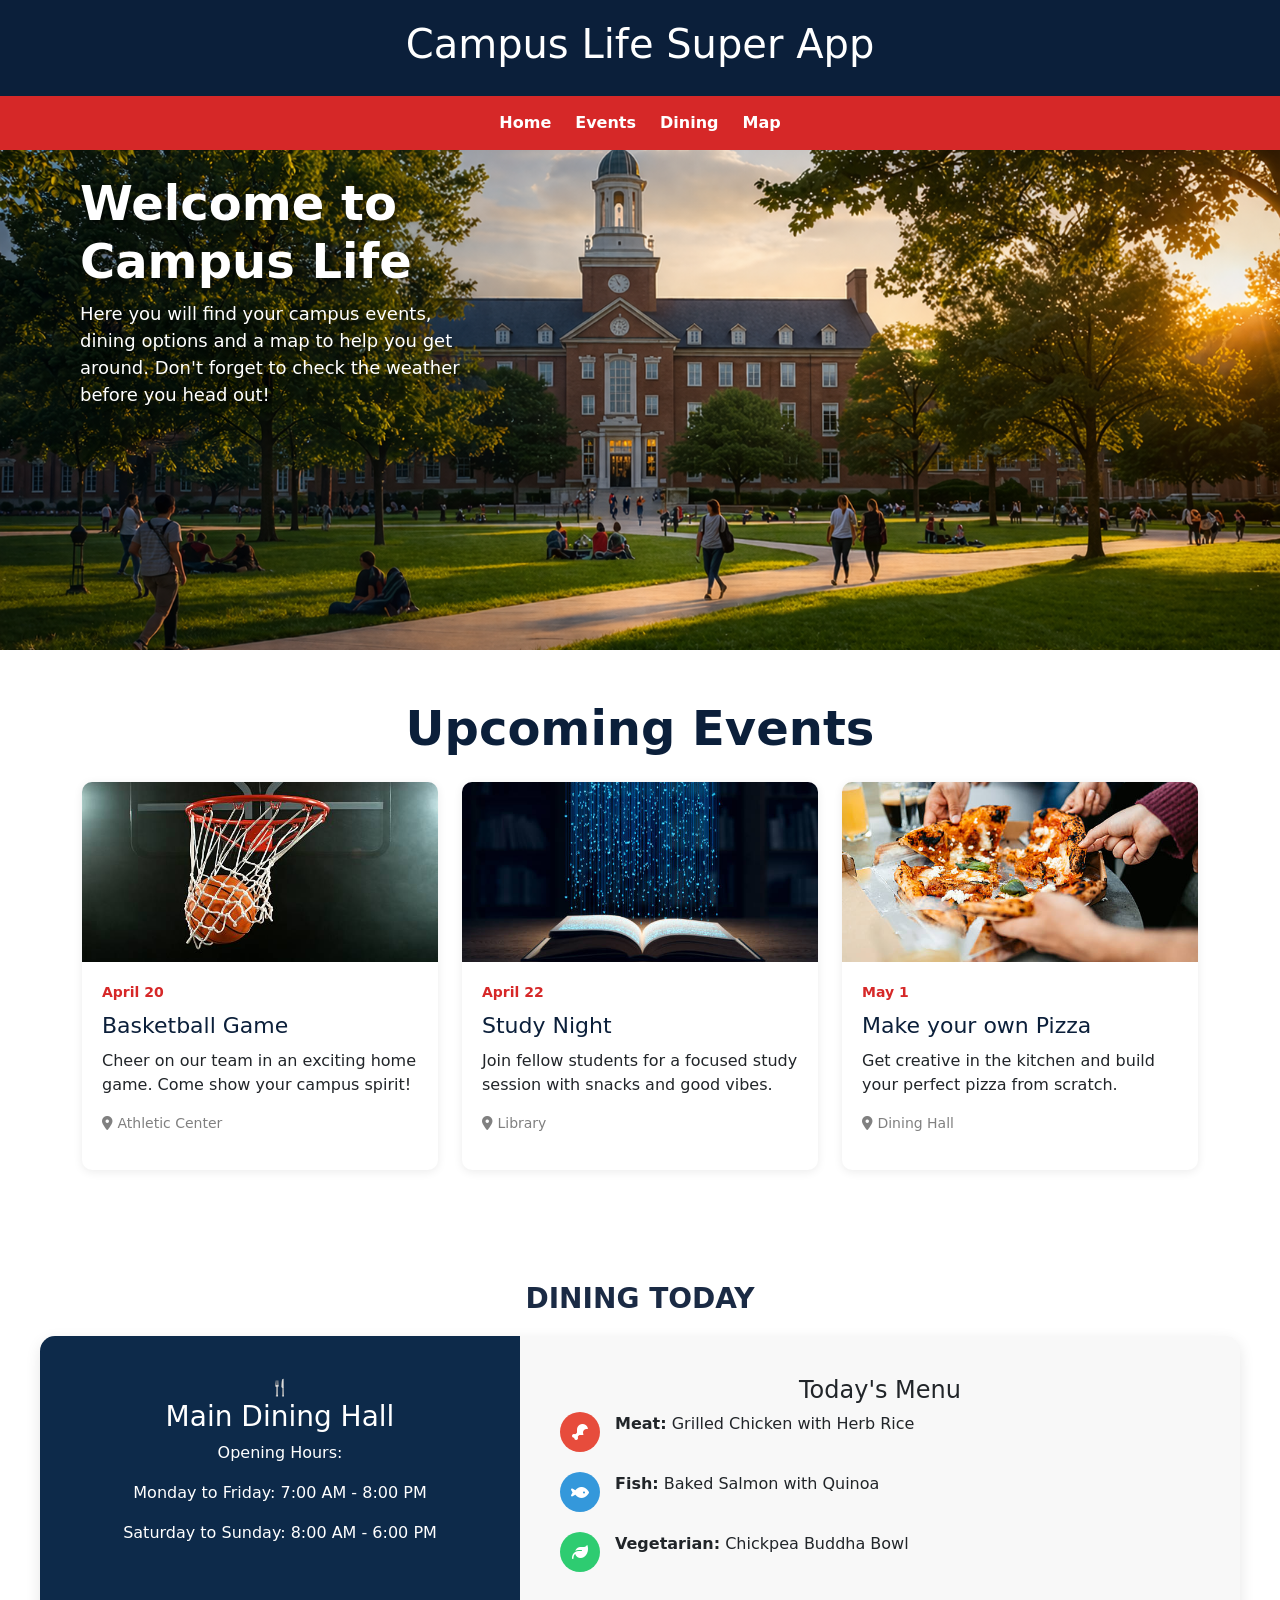
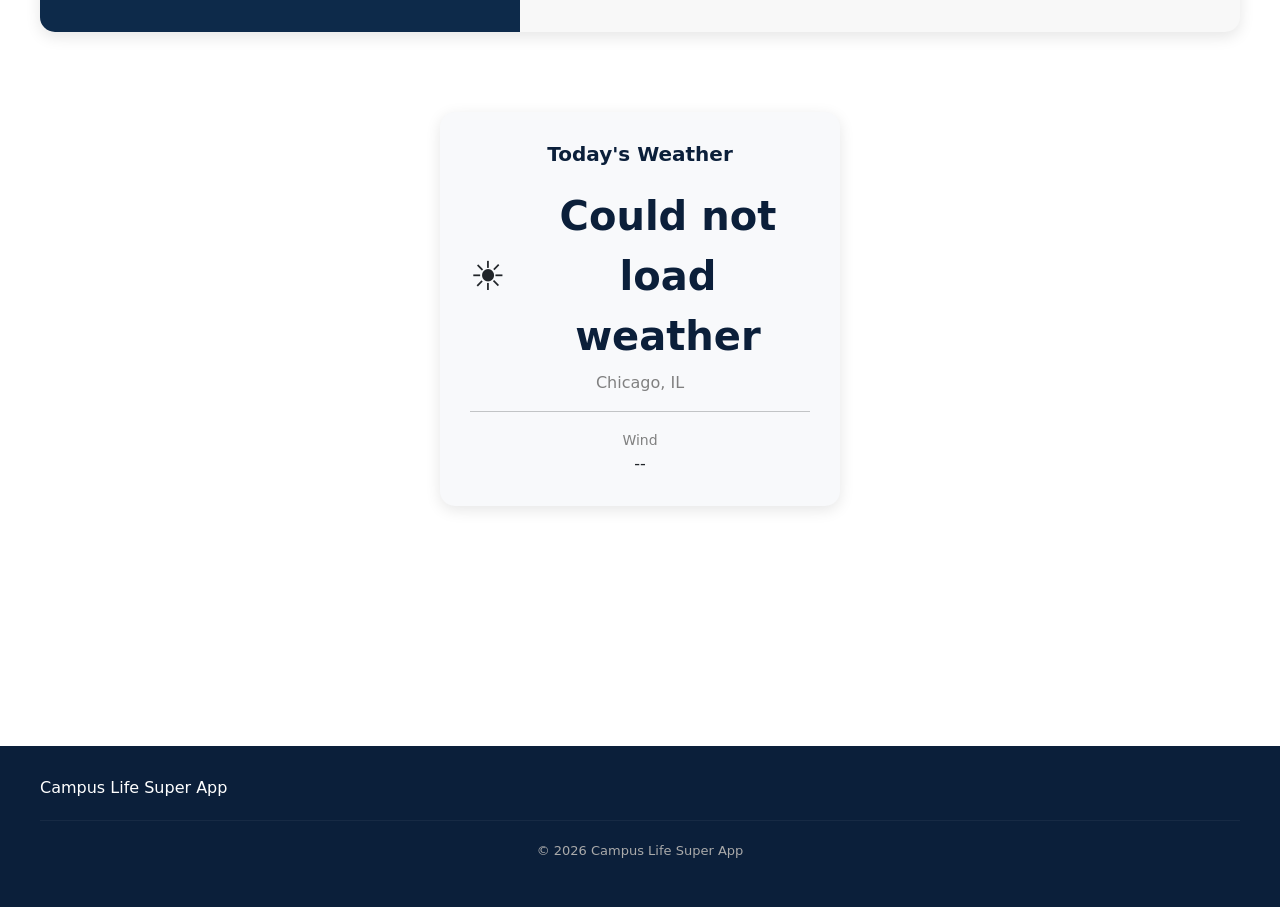
<file: index.html>
<!DOCTYPE html>
<html lang="en">

<head>
<!--- Basic page setup + Page title -->
<meta charset="UTF-8">
<meta name="viewport" content="width=device-width, initial-scale=1.0">
<title> Campus Life Super App </title>

<!--- Bootstrap + CSS for design and layout -->
<link rel="stylesheet" href="https://cdn.jsdelivr.net/npm/bootstrap@5.3.3/dist/css/bootstrap.min.css">
<link rel="stylesheet" href="CSS/style.css">
<link rel="stylesheet" href="https://cdnjs.cloudflare.com/ajax/libs/font-awesome/6.5.0/css/all.min.css">
</head>

<body>
<!--- HEADER SECTION -->
<header class="top-header text-center">
    <h1>Campus Life Super App</h1>
</header>

<!--- Navigation Menu -->
<nav class="main-nav">
    <ul class="list-unstyled d-flex justify-content-center gap-4 m-0">
        <li><a href="index.html">Home</a></li>
        <li><a href="events.html">Events</a></li>
        <li><a href="dining.html">Dining</a></li>
        <li><a href="map.html">Map</a></li>
    </ul>
</nav>

<main>

<!-- Hero Section - Main images + Welcome text  -->
<section class="hero">
    <img src="images/campus1.png" alt="Campus">

    <div class="hero-text-left">
        <h1>Welcome to <br>
            Campus Life</h1>
        <p class="hero-subtitle">Here you will find your campus events, 
            dining options and a map to help you get around. 
            Don't forget to check the weather before you head out!</p>
    </div>
</section>

</main>

<!--- Event Section Title-->
<section class="events-section">
    <h2>Upcoming Events</h2>
</section>

<!--- Event Cards -->
<div class="container mt-4">
  <div class="row g-4 justify-content-center">

    <!-- Basketball Game -->
    <div class="col-md-4">
    <a href="events.html" class="event-link">
      <div class="event-card">
        <img src="images/basketHome.jpg" alt="Event">
        <div class="event-card-body">
          <p class="event-date">April 20</p>
          <h3>Basketball Game</h3>
          <p>Cheer on our team in an exciting home game. Come show your campus spirit!</p>
          <p class="event-info"><i class="fa-solid fa-location-dot"></i> Athletic Center</p>
        </div>
      </div>
    </a>
    </div>

    <!-- Study Nigt Event -->
    <div class="col-md-4">
    <a href="events.html" class="event-link">
      <div class="event-card">
        <img src="images/libraryHome.jpg" alt="Event">
        <div class="event-card-body">
          <p class="event-date">April 22</p>
          <h3>Study Night</h3>
          <p>Join fellow students for a focused study session with snacks and good vibes.</p>
          <p class="event-info"><i class="fa-solid fa-location-dot"></i> Library</p>
        </div>
      </div>
    </a>
    </div>

    <!-- Make your own Pizza Event -->
    <div class="col-md-4">
    <a href="events.html" class="event-link">
      <div class="event-card">
        <img src="images/PizzaHome.jpg" alt="Event">
        <div class="event-card-body">
          <p class="event-date">May 1</p>
          <h3>Make your own Pizza</h3>
          <p>Get creative in the kitchen and build your perfect pizza from scratch.</p>
          <p class="event-info"><i class="fa-solid fa-location-dot"></i> Dining Hall</p>
        </div>
      </div>
    </div>
  </div>
</a>
</div>

<!--- Dining Section -->
<section class="dining-section text-center mt-5">
    <h2 class="dining-title">DINING TODAY</h2>
    
<!--- Dining Hall card / info -->
    <div class="dining-card">

        <!-- LEFT SIDE -->
        <div class="dining-left">
            <div class="icon-circle">
                🍴
            </div>

            <h3>Main Dining Hall</h3>
            <p>Opening Hours:</p>
            <p>Monday to Friday: 7:00 AM - 8:00 PM</p>
            <p>Saturday to Sunday: 8:00 AM - 6:00 PM</p>
        </div>

        <!-- RIGHT SIDE -->
        <div class="dining-right">

            <h4>Today's Menu</h4>

            <div class="menu-item">
                <span class="menu-icon red"><i class="fa-solid fa-drumstick-bite"></i></span>
                <p><strong>Meat:</strong> Grilled Chicken with Herb Rice</p>
            </div>

            <div class="menu-item">
                <span class="menu-icon blue"><i class="fa-solid fa-fish"></i></span>
                <p><strong>Fish:</strong> Baked Salmon with Quinoa</p>
            </div>

            <div class="menu-item">
                <span class="menu-icon green"><i class="fa-solid fa-leaf"></i></span>
                <p><strong>Vegetarian:</strong> Chickpea Buddha Bowl</p>
            </div>

        </div>

    </div>

</section>

<!--- Weather Section - API placeholder --->
<div class="weather-card">
    <h3 class="weather-title">Today's Weather</h3>

    <div class="weather-main">
        <div class="weather-icon">☀️</div>
        <div class="weather-temp" id="weatherInfo">
            Loading...
        </div>
    </div>

    <div class="weather-location">Chicago, IL</div>

    <hr>

    <div class="weather-bottom">
        <div>
            <span class="weather-label">Wind</span><br>
            <span id="windInfo">-- km/h</span>
        </div>
    </div>
</div>

<!--- Spacer -->
<div style="height: 200px;"></div>

<!--- Footer -->
<footer class="footer-blue">
    <p class="footer-title">Campus Life Super App</p>
    <hr class="footer-divider">
    <p class="footer-copy">© 2026 Campus Life Super App</p>
</footer>
<!--- JavaScript file -->
<script src="js/script.js"></script>

</body>
</html>
</file>
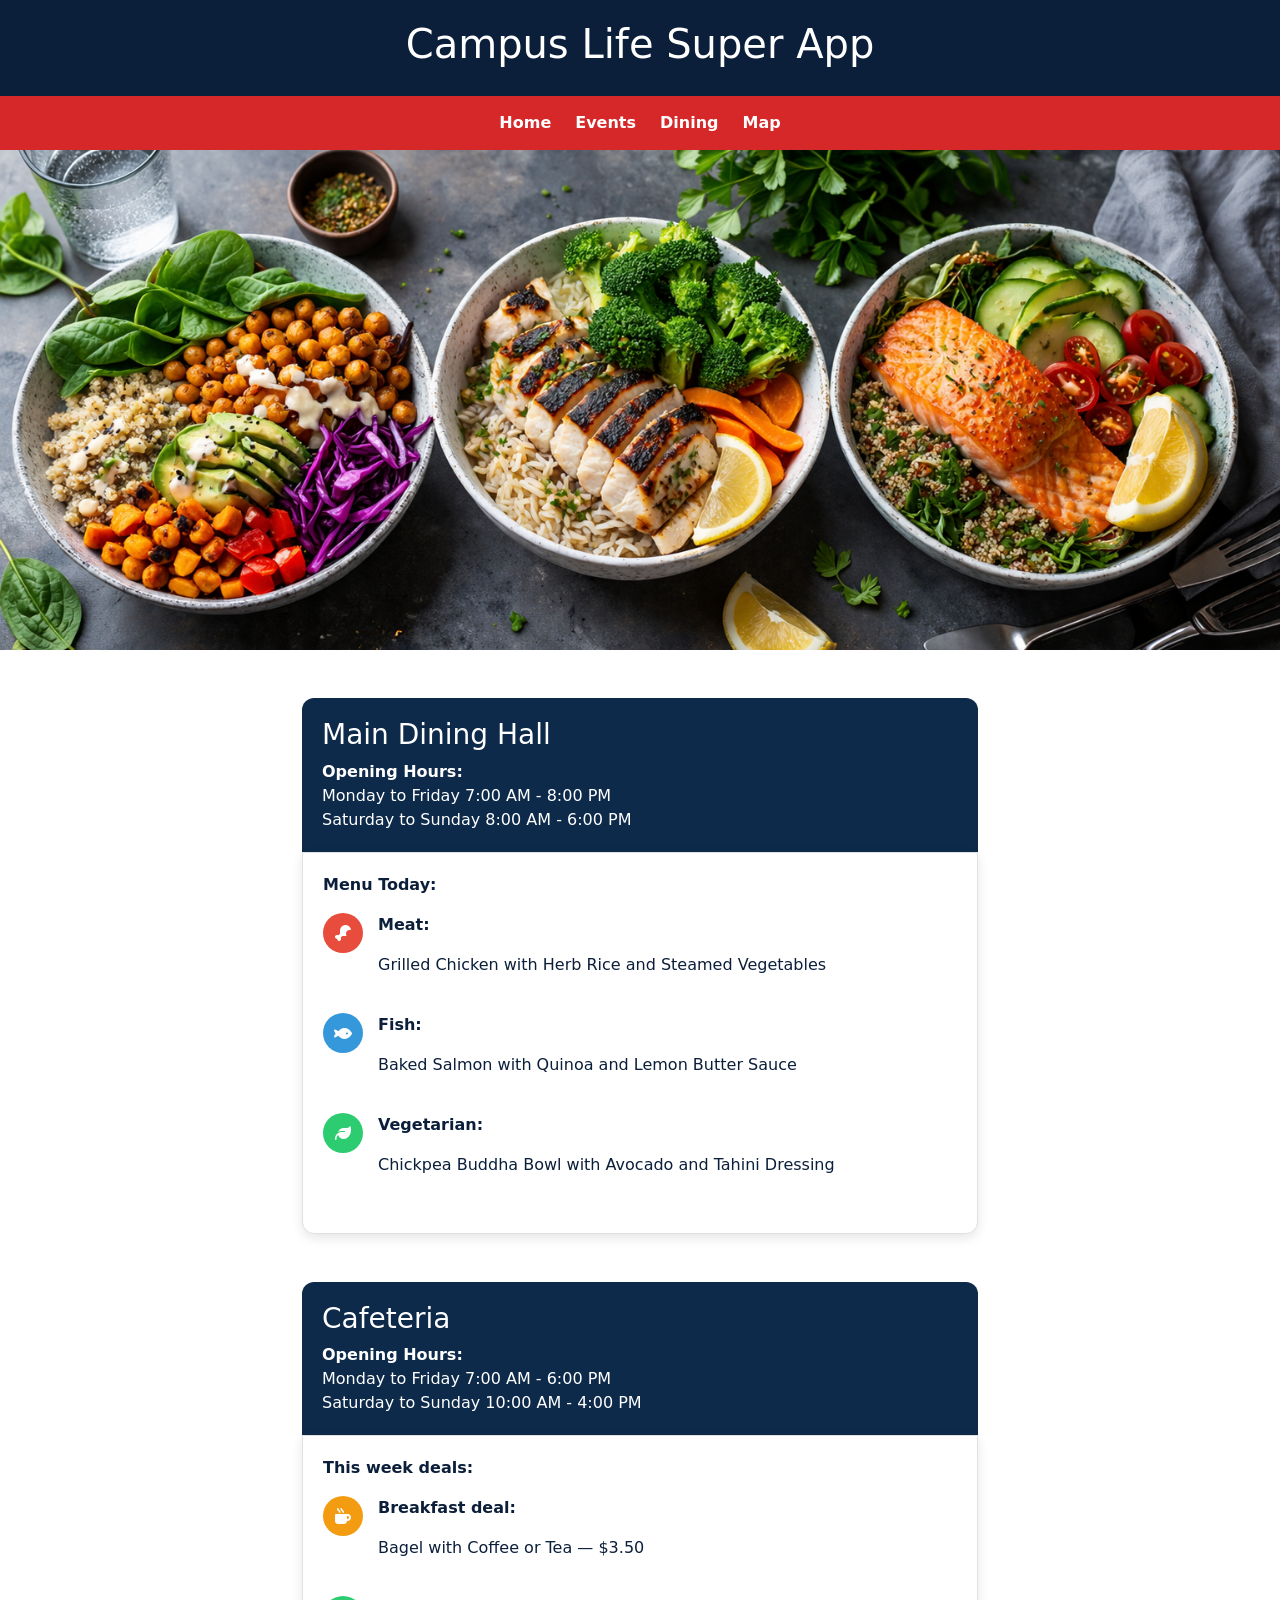
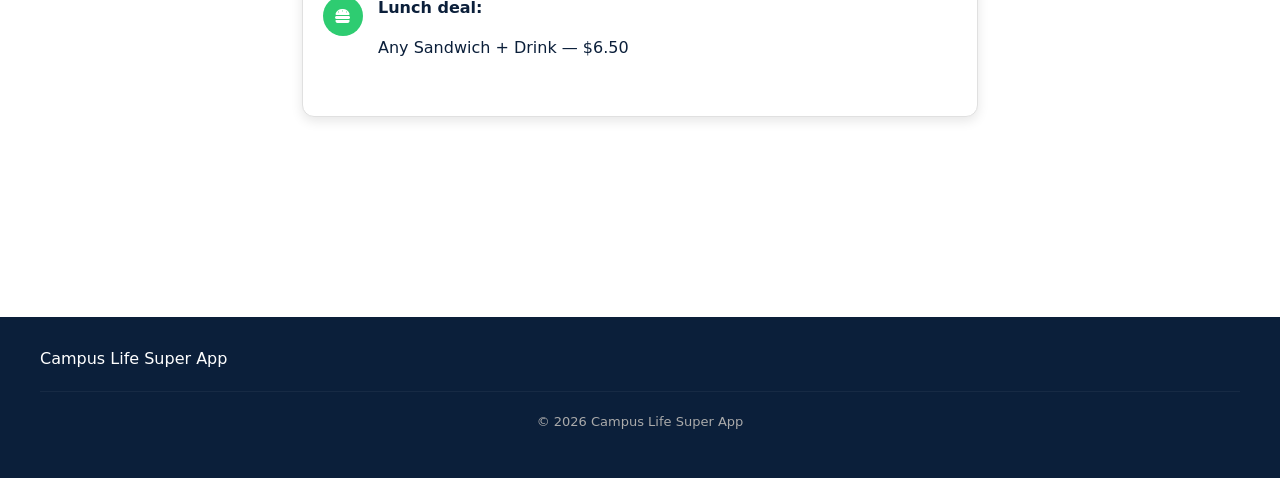
<file: dining.html>
<!DOCTYPE html>
<html lang="en">

<head>
<!--- Basic page setup + Page title --> 
<meta charset="UTF-8">
<meta name="viewport" content="width=device-width, initial-scale=1.0">
<title> Campus Life Super App </title>

<!---Bootstrap + CSS for design and layout -->
<link rel="stylesheet" href="https://cdn.jsdelivr.net/npm/bootstrap@5.3.3/dist/css/bootstrap.min.css">
<link rel="stylesheet" href="https://cdnjs.cloudflare.com/ajax/libs/font-awesome/6.5.0/css/all.min.css">
<link rel="stylesheet" href="CSS/style.css">

</head>

<body>

<!--- HEADER SECTION -->
<header class="top-header text-center">
    <h1>Campus Life Super App</h1>
</header>

<!--- Navigation Menu -->
<nav class="main-nav">
    <ul class="list-unstyled d-flex justify-content-center gap-4 m-0">
        <li><a href="index.html">Home</a></li>
        <li><a href="events.html">Events</a></li>
        <li><a href="dining.html">Dining</a></li>
        <li><a href="map.html">Map</a></li>
    </ul>
</nav>

<!--- Topp image section-->
<div class="food-section">

    <!-- Dining image -->
    <img src="images/food.png" class="food-img" alt="Food">

</div>

<main>

<!--- Main Dining Hall Section --->
<div class="container mt-5" style="max-width: 700px;">

    <!--- Blue header with title + hours --->
    <div class="dining-header">
        <h3>Main Dining Hall</h3>
        <p><strong>Opening Hours:</strong></p>
        <p>Monday to Friday 7:00 AM - 8:00 PM</p>
        <p>Saturday to Sunday 8:00 AM - 6:00 PM</p>
    </div>

    <!-- Menu information -->
    <div class="dining-menu">
        <p><strong>Menu Today:</strong></p>

        <!--- Food categories -->
        <div class="menu-item">
            <span class="menu-icon red"><i class="fa-solid fa-drumstick-bite"></i></span>
            <div>
                <p><strong>Meat:</strong></p>
                <p>Grilled Chicken with Herb Rice and Steamed Vegetables</p>
            </div>
        </div>

        <div class="menu-item">
            <span class="menu-icon blue"><i class="fa-solid fa-fish"></i></span>
            <div>
                <p><strong>Fish:</strong></p>
                <p>Baked Salmon with Quinoa and Lemon Butter Sauce</p>
            </div>
        </div>

        <div class="menu-item">
            <span class="menu-icon green"><i class="fa-solid fa-leaf"></i></span>
            <div>
                <p><strong>Vegetarian:</strong></p>
                <p>Chickpea Buddha Bowl with Avocado and Tahini Dressing</p>
            </div>
        </div>

    </div>
</div>

<!--- Cafeteria Section -->
<div class="container mt-5" style="max-width: 700px;">

    <!-- Blue Header with title + hours -->
    <div class="dining-header">
        <h3>Cafeteria</h3>
        <p><strong>Opening Hours:</strong></p>
        <p>Monday to Friday 7:00 AM - 6:00 PM</p>
        <p>Saturday to Sunday 10:00 AM - 4:00 PM</p>
    </div>

    <!-- Deals information -->
    <div class="dining-menu">
        <p><strong>This week deals:</strong></p>

        <!--- Deals -->
        <div class="menu-item">
            <span class="menu-icon yellow"><i class="fa-solid fa-mug-hot"></i></span>
            <div>
                <p><strong>Breakfast deal:</strong></p>
                <p>Bagel with Coffee or Tea — $3.50</p>
            </div>
        </div>

        <div class="menu-item">
            <span class="menu-icon green"><i class="fa-solid fa-burger"></i></span>
            <div>
                <p><strong>Lunch deal:</strong></p>
                <p>Any Sandwich + Drink — $6.50</p>
            </div>
        </div>

    </div>
</div>

</main>

<!--- Footer -->
<div style="height: 200px;"></div>

<footer class="footer-blue">
    <p class="footer-title">Campus Life Super App</p>
    <hr class="footer-divider">
    <p class="footer-copy">© 2026 Campus Life Super App</p>
</footer>

<!--- JavaScript file -->
<script src="js/script.js"></script>

</body>
</html>
</file>
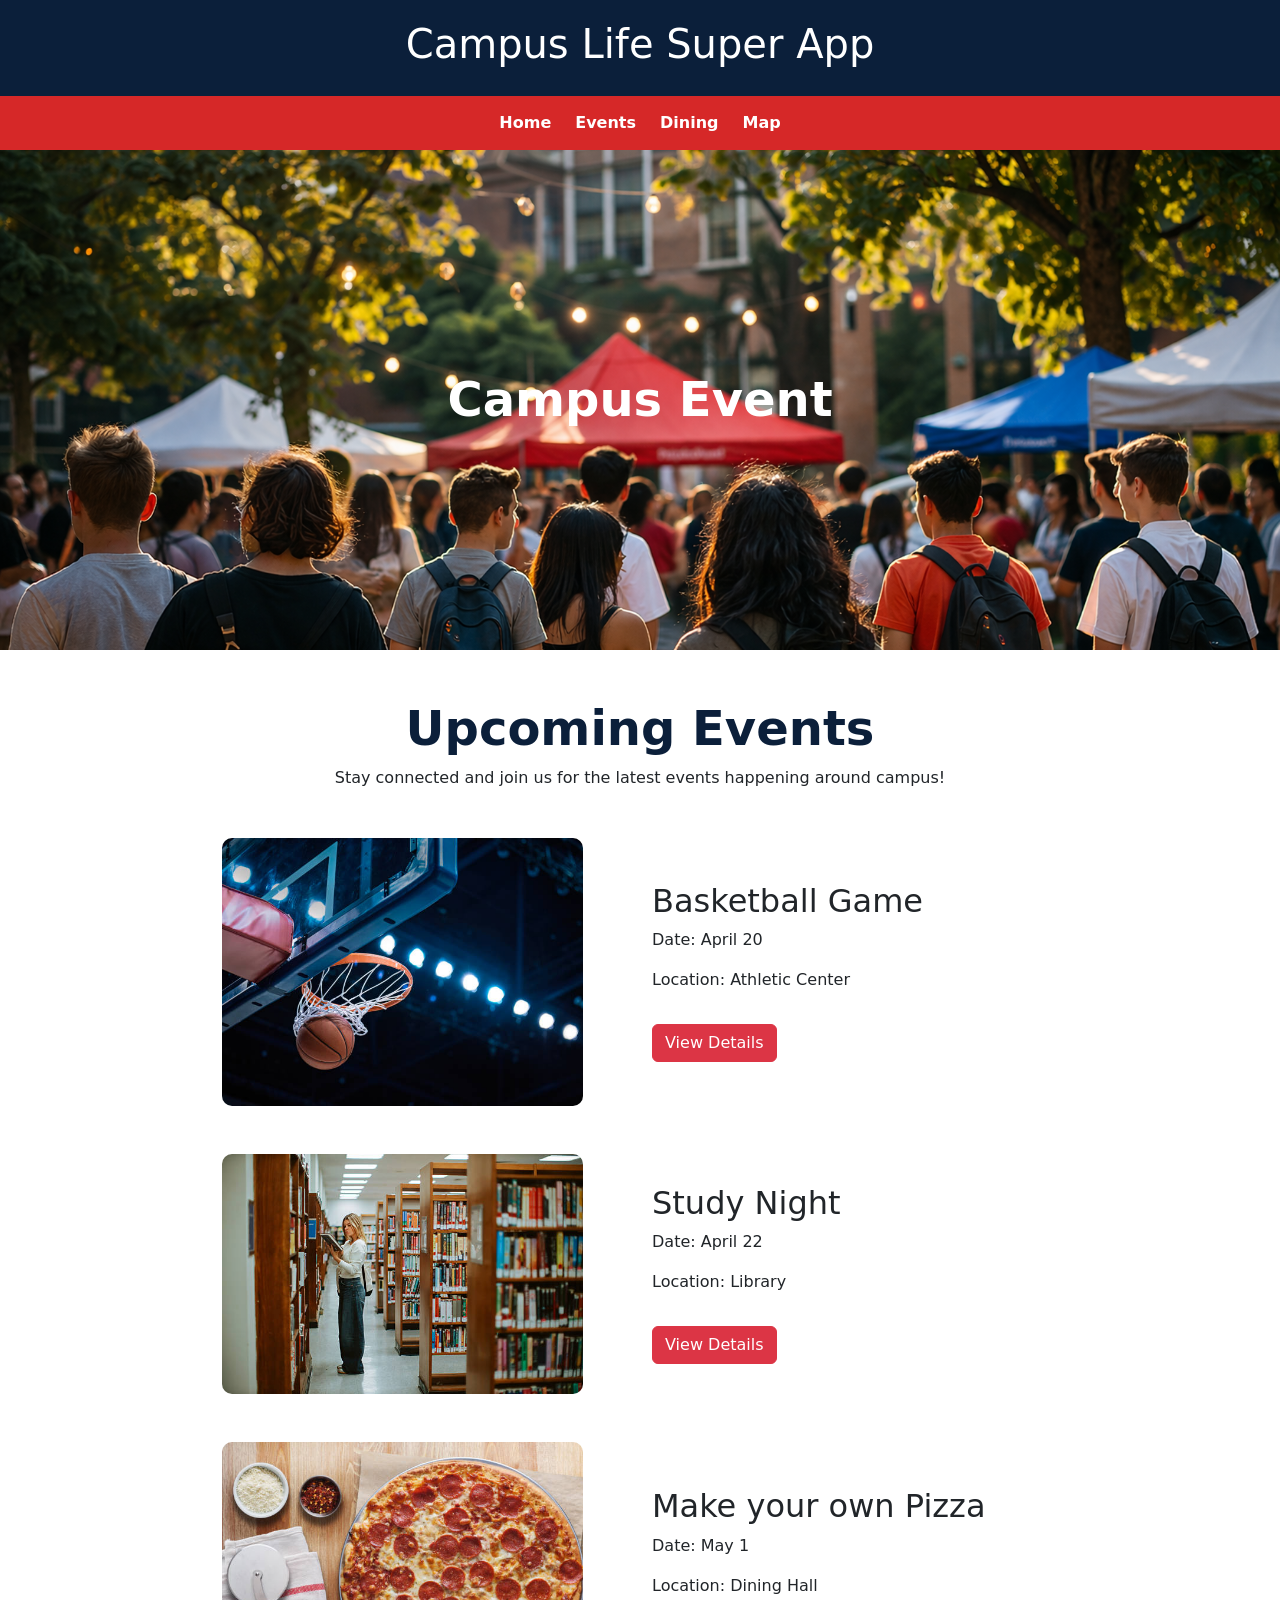
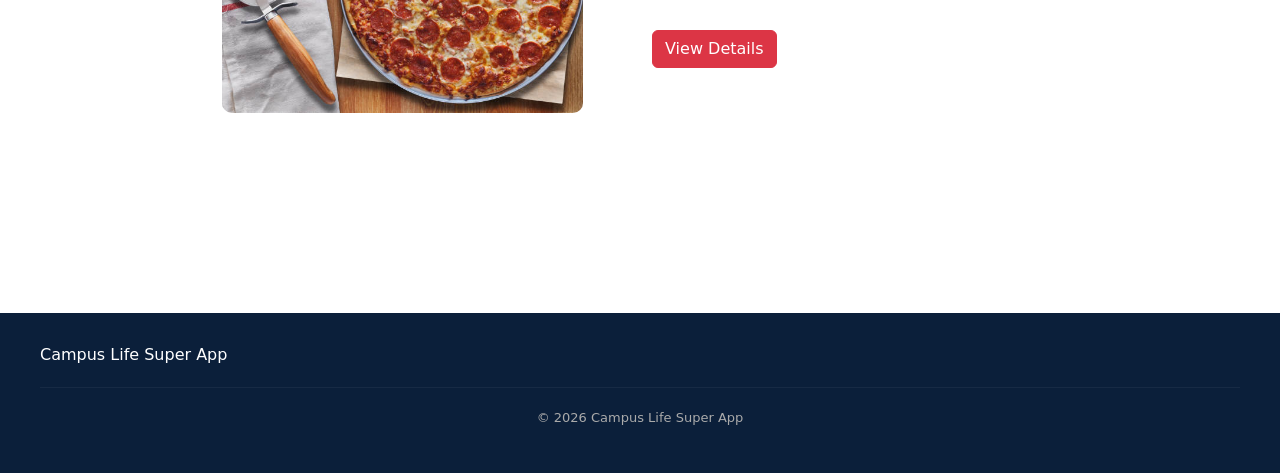
<file: events.html>
<!DOCTYPE html>
<html lang="en">

<head>
<!--- Basic page setup + Page title -->    
<meta charset="UTF-8">
<meta name="viewport" content="width=device-width, initial-scale=1.0">
<title> Campus Life Super App </title>

<!---Bootstrap + CSS for design and layout -->
<link rel="stylesheet" href="https://cdn.jsdelivr.net/npm/bootstrap@5.3.3/dist/css/bootstrap.min.css">
<link rel="stylesheet" href="CSS/style.css">

</head>

<body>
<!--- HEADER SECTION -->
<header class="top-header text-center">
    <h1>Campus Life Super App</h1>
</header>

<!--- Navigation Menu -->
<nav class="main-nav">
    <ul class="list-unstyled d-flex justify-content-center gap-4 m-0">
        <li><a href="index.html">Home</a></li>
        <li><a href="events.html">Events</a></li>
        <li><a href="dining.html">Dining</a></li>
        <li><a href="map.html">Map</a></li>
    </ul>
</nav>

<main>

<!-- Hero Section - Main images + Image text  -->
<div class="event-hero">
    <img src="images/event.png" alt="Campus Event">

    <h1 class="hero-text">Campus Event</h1>
</div>

<!--- Event Page Title -->
<section class="events-section">
    <h2>Upcoming Events</h2>
    <p>Stay connected and join us for the latest events happening around campus!</p>
</section>

<!--- Basketball Event Section -->
<div class="container mt-5">
    <div class="row align-items-center"></div>

    <div class="row align-items-center justify-content-center">

        <!-- Basketball image -->
        <div class="col-md-5 text-center">
            <img src="images/basket.jpg" class="event-img" alt="Basketball">
        </div>

        <!-- Basketball information text + button -->
        <div class="col-md-5">
            <h2 class="section-title">Basketball Game</h2>

            <p>Date: April 20</p>
            <p>Location: Athletic Center</p>

            <!--- Button to View deatil info-->
            <button id="basketBtn" class="btn btn-danger mt-3">
                View Details
            </button>
            <!--- Hidden deatil info -->
            <p id="basketDetails" style="display: none">
                Information: Come support our campus team in an exciting home game! Doors open at 6:30 PM, 
                tip-off at 7:00 PM. Free entry for all students with a valid student ID. Snacks and drinks
                available at the concession stand. 
            </p>
        </div>
    </div>

</div>

<!--- Study Night Event Section-->
<div class="container mt-5">
    <div class="row align-items-center justify-content-center">

        <!-- Study Night iMAGE -->
        <div class="col-md-5 text-center">
            <img src="images/library.jpg" class="event-img" alt="Library">
        </div>

        <!-- Study Night information text + button -->
        <div class="col-md-5">
            <h2 class="section-title">Study Night</h2>

            <p>Date: April 22</p>
            <p>Location: Library</p>
            <!--- Button to View deatil info-->
            <button id="studyBtn" class="btn btn-danger mt-3">
                View Details
            </button>
            <!--- Hidden deatil info -->
            <p id="studyDetails" style="display: none">
                Information: Join fellow students for a productive study session at the library. 
                Quiet zones and group study rooms available. Free coffee and snacks provided. 
                Bring your laptop, books, and student ID. Runs from 6:00 PM to 10:00 PM.
            </p>
        </div>

    </div>

</div>

<!--- Pizza Event Section -->
<div class="container mt-5">
    <div class="row align-items-center justify-content-center">

        <!-- Pizza event image -->
        <div class="col-md-5 text-center">
            <img src="images/pizza.jpg" class="event-img" alt="Make your own Pizza">
        </div>

        <!-- Pizza event information text + button-->
        <div class="col-md-5">
            <h2 class="section-title">Make your own Pizza</h2>

            <p>Date: May 1</p>
            <p>Location: Dining Hall</p>
            <!--- Button to View deatil info-->
            <button id="pizzaBtn" class="btn btn-danger mt-3">
                View Details
            </button>
            <!--- Hidden deatil info -->
            <p id="pizzaDetails" style="display: none">
                Information: Get creative in the kitchen and build your perfect pizza from scratch! 
                Our chefs will guide you through the process. All ingredients provided, 
                choose your own toppings. Limited spots available, sign up at the Dining Hall front desk. 
                Starts at 5:00 PM.
            </p>
        </div>

    </div>

</div>

</main>

<!--- Spacer -->
<div style="height: 200px;"></div>

<!--- Footer -->
<footer class="footer-blue">
    <p class="footer-title">Campus Life Super App</p>
    <hr class="footer-divider">
    <p class="footer-copy">© 2026 Campus Life Super App</p>
</footer>

<!-- JavaScript file -->
<script src="js/script.js"></script>

</body>
</html>
</file>
<file: CSS/style.css>
/*------------------------------------------------------- Header --------------------------------------------------------*/

/* Dark blue header bar at the top of every pag*/
.top-header {
    background-color: #0b1f3a;
    color: white;
    padding: 20px 0;
}
/* Links inside the header */
.top-header a {
    color: white;
    text-decoration: none;
    font-weight: 500;
}
/* Link color changes to red on hover */
.top-header a:hover {
    color: #d62828;
}
/* Red navigation bar below the header */
.main-nav {
    background-color: #d62828; 
    padding: 15px 0;
}
/* Navigation links styled white and bold */
.main-nav a {
    color: white;
    text-decoration: none;
    font-weight: bold;
}
/* Underline appears on hover */
.main-nav a:hover {
    text-decoration: underline;
}

/*---------------------------------------------------- Hero section Home Page  -----------------------------------------*/

/* Hero section container*/
.hero {
    width: 100%;
    position: relative;
}
/* Hero image*/
.hero img {
    width: 100%;
    height: 500px;
    object-fit: cover;
    display: block;
}
/* Text positioned on top of hero image*/
.hero-text-left {
    position: absolute;
    top: 30%;
    left: 80px;
    transform: translateY(-50%);
    color: white;
}
/* Large bold heading on hero image */
.hero-text-left h1 {
    font-size: 48px;
    font-weight: bold;
    text-shadow: 2px 2px 10px rgba(0,0,0,0.6);
}
/* Subtitle text below the heading on hero image */
.hero-subtitle {
    color: white;
    font-size: 18px;
    text-shadow: 2px 2px 8px rgba(0,0,0,0.6);
    margin-top: 10px;
    max-width: 400px;
}

/*---------------------------------------------------- HOME PAGE: EVENTS + DINING ------------------------------------------------------*/

/* Home page event cards */
.event-card {
    background-color: white;
    border-radius: 10px;
    overflow: hidden;
    box-shadow: 0 2px 10px rgba(0,0,0,0.08);
}
/* Event card image*/
.event-card img {
    width: 100%;
    height: 180px;
    object-fit: cover;
}

.event-card-body {
    padding: 20px;
}
/* Event date shown in red above the title */
.event-date {
    font-size: 14px;
    font-weight: bold;
    color: #d62828;
    margin-bottom: 10px;
}
/* Event title styling */
.event-card-body h3 {
    font-size: 22px;
    color: #0b1f3a;
    margin-bottom: 10px;
}
/* Location text shown in gray at the bottom of the card */
.event-info {
    font-size: 14px;
    color: gray;
}
/* Dark blue background for events section */
.events-background {
    background-color: #0b1f3a;
}
/* White info card + shadow */
.info-card {
    background-color: white;
    padding: 30px;
    border-radius: 8px;
    box-shadow: 0 2px 10px rgba(0, 0, 0, 0.08);
    min-height: 180px;
}

.info-card h3 {
    color: #0b1f3a;
    font-size: 24px;
    font-weight: bold;
    margin-bottom: 20px;
}

.info-card p {
    font-size: 18px;
    color: #0b1f3a;
}

.event-link {
    text-decoration: none;
    color: inherit;
}

.event-card:hover {
    transform: translateY(-3px);
    transition: transform 0.2s ease;
    box-shadow: 0 8px 20px rgba(0,0,0,0.15);
}

/* Home page Dining section */
.dining-section {
    padding: 40px 20px;
}

.dining-title {
    font-size: 28px;
    font-weight: bold;
    margin-bottom: 20px;
    color: #1a2a44;
}

.dining-card {
    display: flex;
    border-radius: 15px;
    overflow: hidden;
    background: #f8f8f8;
    box-shadow: 0 5px 15px rgba(0,0,0,0.1);
    max-width: 1200px;
    margin: 0 auto;
}

.dining-left {
    background: #0d2a4a;
    color: white;
    padding: 40px;
    width: 40%;
}

.dining-right {
    padding: 40px;
    width: 60%;
}

.menu-item {
    display: flex;
    align-items: center;
    gap: 10px;
    margin-bottom: 15px;
}

.menu-icon {
    width: 30px;
    height: 30px;
    border-radius: 50%;
    display: flex;
    align-items: center;
    justify-content: center;
    color: white;
    flex-shrink: 0; 
}

.menu-icon.red { background: #e74c3c; }
.menu-icon.blue { background: #3498db; }
.menu-icon.green { background: #2ecc71; }

/*---------------------------------------------------------- Event Page ---------------------------------*/
.event-hero {
    position: relative;
}

.event-hero img {
    width: 100%;
    height: 500px;
    object-fit: cover;
    display: block;
}

/* Text on hero image */
.hero-text {
    position: absolute;
    top: 50%;
    left: 50%;
    transform: translate(-50%, -50%);
    color: white;
    font-size: 48px;
    font-weight: bold;
}

/* Event page title section */
.events-section {
    text-align: center;
    margin-top: 50px;
}

.events-section h2 {
    font-size: 48px;
    color: #0b1f3a;
    font-weight: bold;
}

.event-img {
    width: 80%;   
    border-radius: 10px;
}

.event-text {
    margin-top: 50px;
}

/* ---------------------------------------------------- Footer ----------------------------------------------*/



.footer-blue {
    background: #0b1f3a;
    padding: 30px 40px;
}

.footer-title {
    color: white;
    font-size: 16px;
    margin-bottom: 20px;
}

.footer-divider {
    border-color: rgba(255,255,255,0.2);
    margin: 20px 0;
}

.footer-copy {
    color: #aaa;
    text-align: center;
    font-size: 13px;
}

/*-------------------------------------------------- Dining --------------------------------------------*/
.dining-header {
    background-color: #0b1f3a;
    color: white;
    padding: 20px;
    border-radius: 10px 10px 0 0;
}

.dining-menu {
    background-color: white;
    color: #0b1f3a;
    padding: 20px;
    border-radius: 0 0 10px 10px;
}

.food-img {
    height: 500px;
    width: 100%;
    object-fit: cover; 
}

.menu-icon {
    width: 40px;
    height: 40px;
    border-radius: 50%;
    display: flex;
    align-items: center;
    justify-content: center;
    color: white;
    font-size: 16px;
    flex-shrink: 0;
}

.menu-icon.red    { background: #e74c3c; }
.menu-icon.blue   { background: #3498db; }
.menu-icon.green  { background: #2ecc71; }
.menu-icon.yellow { background: #f39c12; }

.menu-item {
    display: flex;
    align-items: flex-start;
    gap: 15px;
    margin-bottom: 20px;
}

.dining-menu {
    background: white;
    border: 1px solid #e0e0e0;
    border-radius: 0 0 12px 12px;
    padding: 20px;
}

.dining-header {
    background: #0d2a4a;
    color: white;
    padding: 20px;
    border-radius: 12px 12px 0 0;
}

.dining-header p {
    margin: 0;
    color: white;
}

.dining-menu {
    background: white;
    border: 1px solid #e0e0e0;
    border-radius: 0 0 12px 12px;
    padding: 20px;
    box-shadow: 0 4px 12px rgba(0,0,0,0.1);
}

/*----------------------------------------------- Map -------------------------------*/
.map-layout {
    display: flex;
    gap: 20px;
    padding: 20px 40px;
    height: 520px;
}

.map-sidebar {
    width: 260px;
    flex-shrink: 0;
    overflow-y: auto;
}

.map-location-card {
    padding: 12px 20px;
    border-radius: 10px;
    margin-bottom: 10px;
    cursor: pointer;
    background: #0b1f3a;
    text-align: center;
}

.map-location-name {
    font-weight: bold;
    color: white;
    margin: 0;
    font-size: 14px;
}

.map-container {
    flex: 1;
    border-radius: 12px;
    overflow: hidden;
    box-shadow: 0 4px 12px rgba(0,0,0,0.1);
    position: relative;
}

#map {
    width: 100%;
    height: 100%;
}

.campus-btn {
    position: absolute;
    top: 10px;
    right: 10px;
    z-index: 1000;
    background: #0b1f3a;
    color: white;
    border: none;
    padding: 8px 14px;
    border-radius: 8px;
    font-size: 13px;
    cursor: pointer;
}

.campus-btn:hover {
    background: #cc2936;
}

/*-----------------------------------------------Weather ---------------------------------*/

.weather-card {
    background-color: #f8f9fb;
    border-radius: 15px;
    padding: 30px;
    max-width: 400px;
    margin: 40px auto;
    text-align: center;
    box-shadow: 0 4px 15px rgba(0,0,0,0.1);
}

.weather-title {
    font-size: 20px;
    color: #0b1f3a;
    font-weight: bold;
    margin-bottom: 20px;
}

.weather-main {
    display: flex;
    align-items: center;
    justify-content: center;
    gap: 20px;
}

.weather-icon {
    font-size: 40px;
}

.weather-temp {
    font-size: 40px;
    font-weight: bold;
    color: #0b1f3a;
}

.weather-location {
    color: gray;
    margin-top: 5px;
}

.weather-bottom {
    margin-top: 15px;
}

.weather-label {
    color: gray;
    font-size: 14px;
}
/*----------------------------------------------- Media Queries - Mobile -------------------------------*/
@media (max-width: 768px) {

    /* Map - stapla sidebar ovanpå kartan */
    .map-layout {
        flex-direction: column;
        height: auto;
        padding: 20px;
    }

    .map-sidebar {
        width: 100%;
    }

    .map-container {
        height: 400px;
        min-height: 400px;
    }

    #map {
        height: 400px; 
    }

}
</file>
